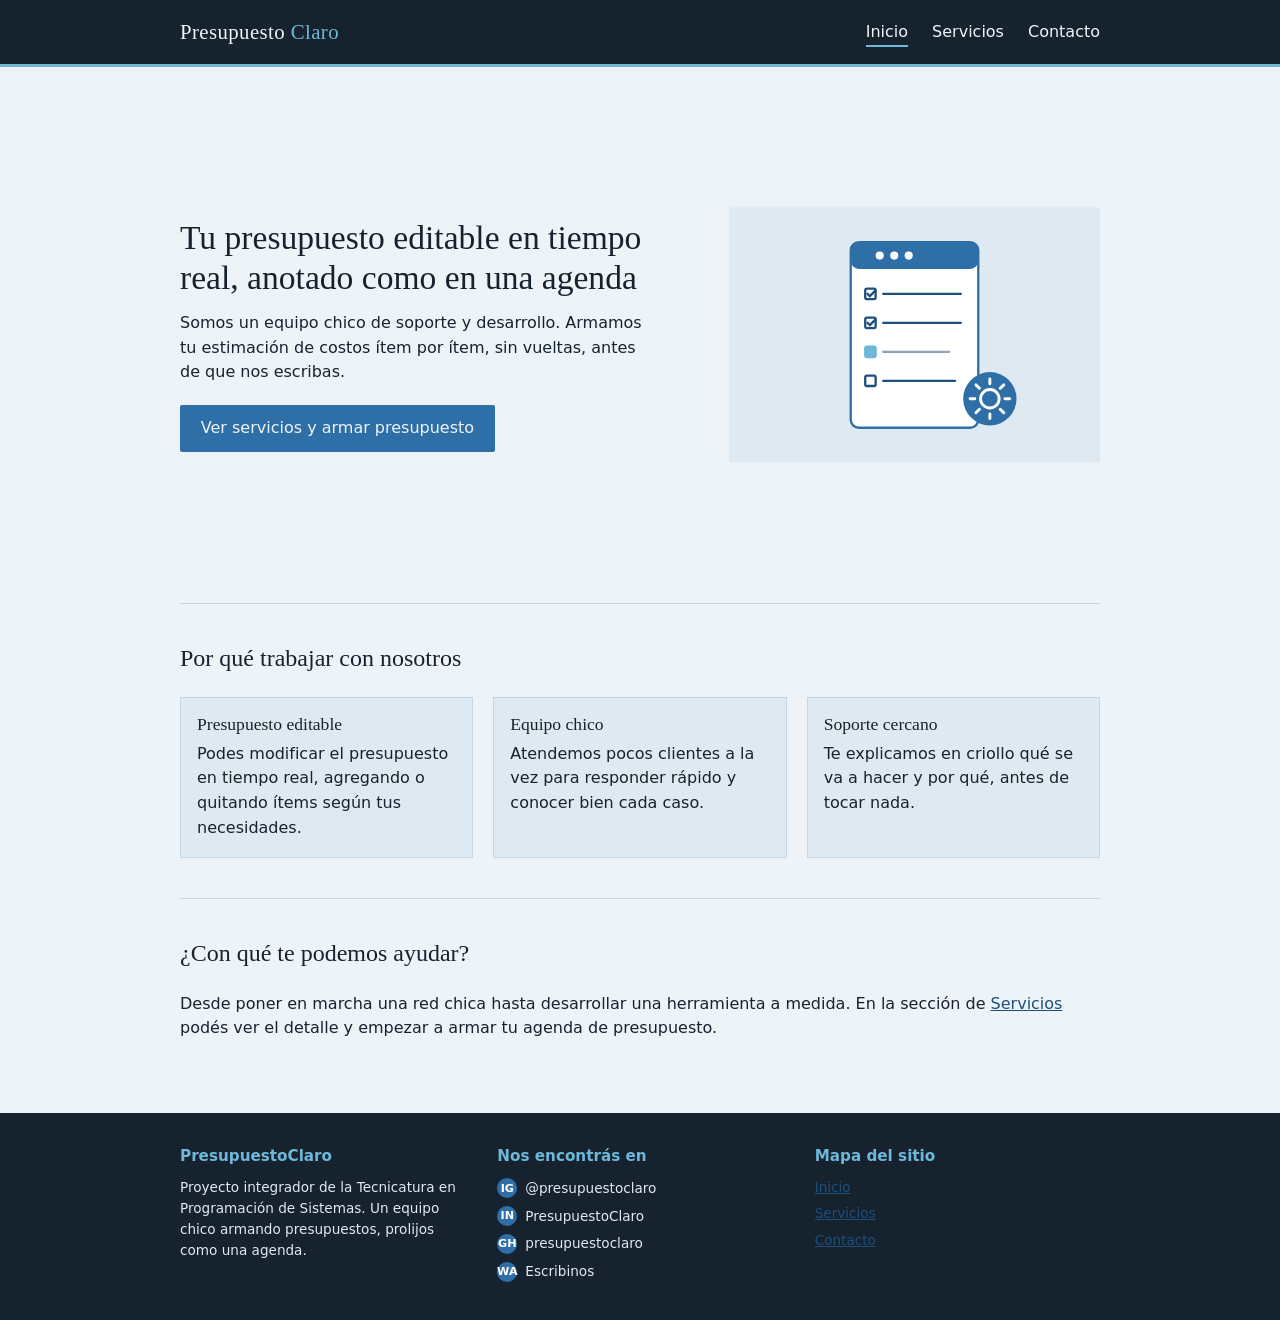
<file: index.html>
<!DOCTYPE html>
<html lang="es">
<head>
  <meta charset="UTF-8">
  <meta name="viewport" content="width=device-width, initial-scale=1.0">
  <title>PresupuestoClaro — Servicios de sistemas</title>
  <link rel="stylesheet" href="recursos/style.css">
</head>
<body>

  <header class="sitio-header">
    <nav class="barra-nav">
      <a href="index.html" class="logo">Presupuesto <span>Claro</span></a>
      <ul class="menu-nav">
        <li><a href="index.html" aria-current="page">Inicio</a></li>
        <li><a href="servicios.html">Servicios</a></li>
        <li><a href="contacto.html">Contacto</a></li>
      </ul>
    </nav>
  </header>

  <main class="contenedor">

    <section class="inicio" style="border-top: none;">
      <div class="texto-inicio">
        <h1>Tu presupuesto editable en tiempo real, anotado como en una agenda</h1>
        <p>Somos un equipo chico de soporte y desarrollo. Armamos tu estimación de costos ítem por ítem, sin vueltas, antes de que nos escribas.</p>
        <a href="servicios.html" class="boton">Ver servicios y armar presupuesto</a>
      </div>
      <div class="imagen-inicio">
        <img src="recursos/imagenes/inicio-agenda.svg" alt="Ilustración de una agenda con lista de tareas de IT" width="640" height="440">
      </div>
    </section>

    <section>
      <h2>Por qué trabajar con nosotros</h2>
      <div class="lista-servicios">
        <article class="tarjeta-servicio">
          <h3>Presupuesto editable</h3>
          <p>Podes modificar el presupuesto en tiempo real, agregando o quitando ítems según tus necesidades.</p>
        </article>
        <article class="tarjeta-servicio">
          <h3>Equipo chico</h3>
          <p>Atendemos pocos clientes a la vez para responder rápido y conocer bien cada caso.</p>
        </article>
        <article class="tarjeta-servicio">
          <h3>Soporte cercano</h3>
          <p>Te explicamos en criollo qué se va a hacer y por qué, antes de tocar nada.</p>
        </article>
      </div>
    </section>

    <section>
      <h2>¿Con qué te podemos ayudar?</h2>
      <p>Desde poner en marcha una red chica hasta desarrollar una herramienta a medida. En la sección de <a href="servicios.html">Servicios</a> podés ver el detalle y empezar a armar tu agenda de presupuesto.</p>
    </section>

  </main>

  <footer class="sitio-footer">
    <div class="footer-columnas">
      <div>
        <h4>PresupuestoClaro</h4>
        <p>Proyecto integrador de la Tecnicatura en Programación de Sistemas. Un equipo chico armando presupuestos, prolijos como una agenda.</p>
      </div>
      <div>
        <h4>Nos encontrás en</h4>
        <ul class="redes-lista">
          <li><a href="#"><span class="red-icono">IG</span> @presupuestoclaro</a></li>
          <li><a href="#"><span class="red-icono">IN</span> PresupuestoClaro</a></li>
          <li><a href="#"><span class="red-icono">GH</span> presupuestoclaro</a></li>
          <li><a href="#"><span class="red-icono">WA</span> Escribinos</a></li>
        </ul>
      </div>
      <div>
        <h4>Mapa del sitio</h4>
        <ul>
          <li><a href="index.html">Inicio</a></li>
          <li><a href="servicios.html">Servicios</a></li>
          <li><a href="contacto.html">Contacto</a></li>
        </ul>
      </div>
    </div>
  </footer>

  <script src="recursos/funciones.js"></script>
</body>
</html>
</file>
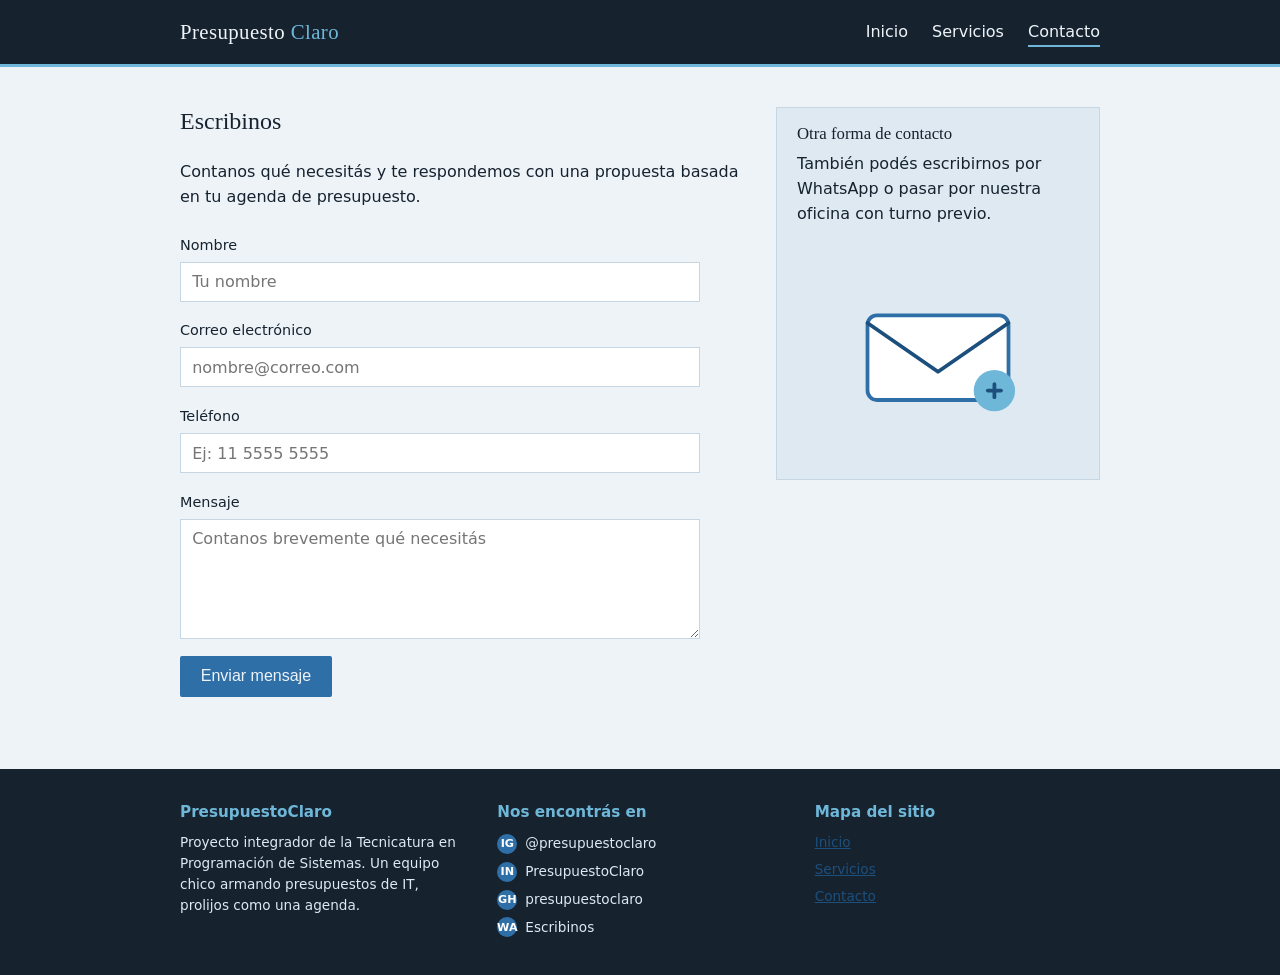
<file: contacto.html>
<!DOCTYPE html>
<html lang="es">
<head>
  <meta charset="UTF-8">
  <meta name="viewport" content="width=device-width, initial-scale=1.0">
  <title>Contacto — PresupuestoClaro</title>
  <link rel="stylesheet" href="recursos/style.css">
</head>
<body>

  <header class="sitio-header">
    <nav class="barra-nav">
      <a href="index.html" class="logo">Presupuesto <span>Claro</span></a>
      <ul class="menu-nav">
        <li><a href="index.html">Inicio</a></li>
        <li><a href="servicios.html">Servicios</a></li>
        <li><a href="contacto.html" aria-current="page">Contacto</a></li>
      </ul>
    </nav>
  </header>

  <main class="contenedor">

    <section class="columnas" style="border-top: none;">

      <div class="columna-principal">
        <h2>Escribinos</h2>
        <p style="margin-bottom: 1.5rem;">Contanos qué necesitás y te respondemos con una propuesta basada en tu agenda de presupuesto.</p>

        <form class="formulario" action="#" method="post">
          <div class="campo">
            <label for="nombre">Nombre</label>
            <input type="text" id="nombre" name="nombre" placeholder="Tu nombre" required>
          </div>

          <div class="campo">
            <label for="email">Correo electrónico</label>
            <input type="email" id="email" name="email" placeholder="nombre@correo.com" required>
          </div>

          <div class="campo">
            <label for="telefono">Teléfono</label>
            <input type="tel" id="telefono" name="telefono" placeholder="Ej: 11 5555 5555">
          </div>

          <div class="campo">
            <label for="mensaje">Mensaje</label>
            <textarea id="mensaje" name="mensaje" placeholder="Contanos brevemente qué necesitás" required></textarea>
          </div>

          <button type="submit" class="boton">Enviar mensaje</button>
        </form>
      </div>

      <aside class="columna-lateral">
        <h3>Otra forma de contacto</h3>
        <p>También podés escribirnos por WhatsApp o pasar por nuestra oficina con turno previo.</p>
        <img src="recursos/imagenes/contacto.svg" alt="Ilustración de un mensaje de contacto" width="300" height="220" style="margin-top: 1rem;">
      </aside>

    </section>

  </main>

  <footer class="sitio-footer">
    <div class="footer-columnas">
      <div>
        <h4>PresupuestoClaro</h4>
        <p>Proyecto integrador de la Tecnicatura en Programación de Sistemas. Un equipo chico armando presupuestos de IT, prolijos como una agenda.</p>
      </div>
      <div>
        <h4>Nos encontrás en</h4>
        <ul class="redes-lista">
          <li><a href="#"><span class="red-icono">IG</span> @presupuestoclaro</a></li>
          <li><a href="#"><span class="red-icono">IN</span> PresupuestoClaro</a></li>
          <li><a href="#"><span class="red-icono">GH</span> presupuestoclaro</a></li>
          <li><a href="#"><span class="red-icono">WA</span> Escribinos</a></li>
        </ul>
      </div>
      <div>
        <h4>Mapa del sitio</h4>
        <ul>
          <li><a href="index.html">Inicio</a></li>
          <li><a href="servicios.html">Servicios</a></li>
          <li><a href="contacto.html">Contacto</a></li>
        </ul>
      </div>
    </div>
  </footer>

  <script src="recursos/funciones.js"></script>
</body>
</html>
</file>
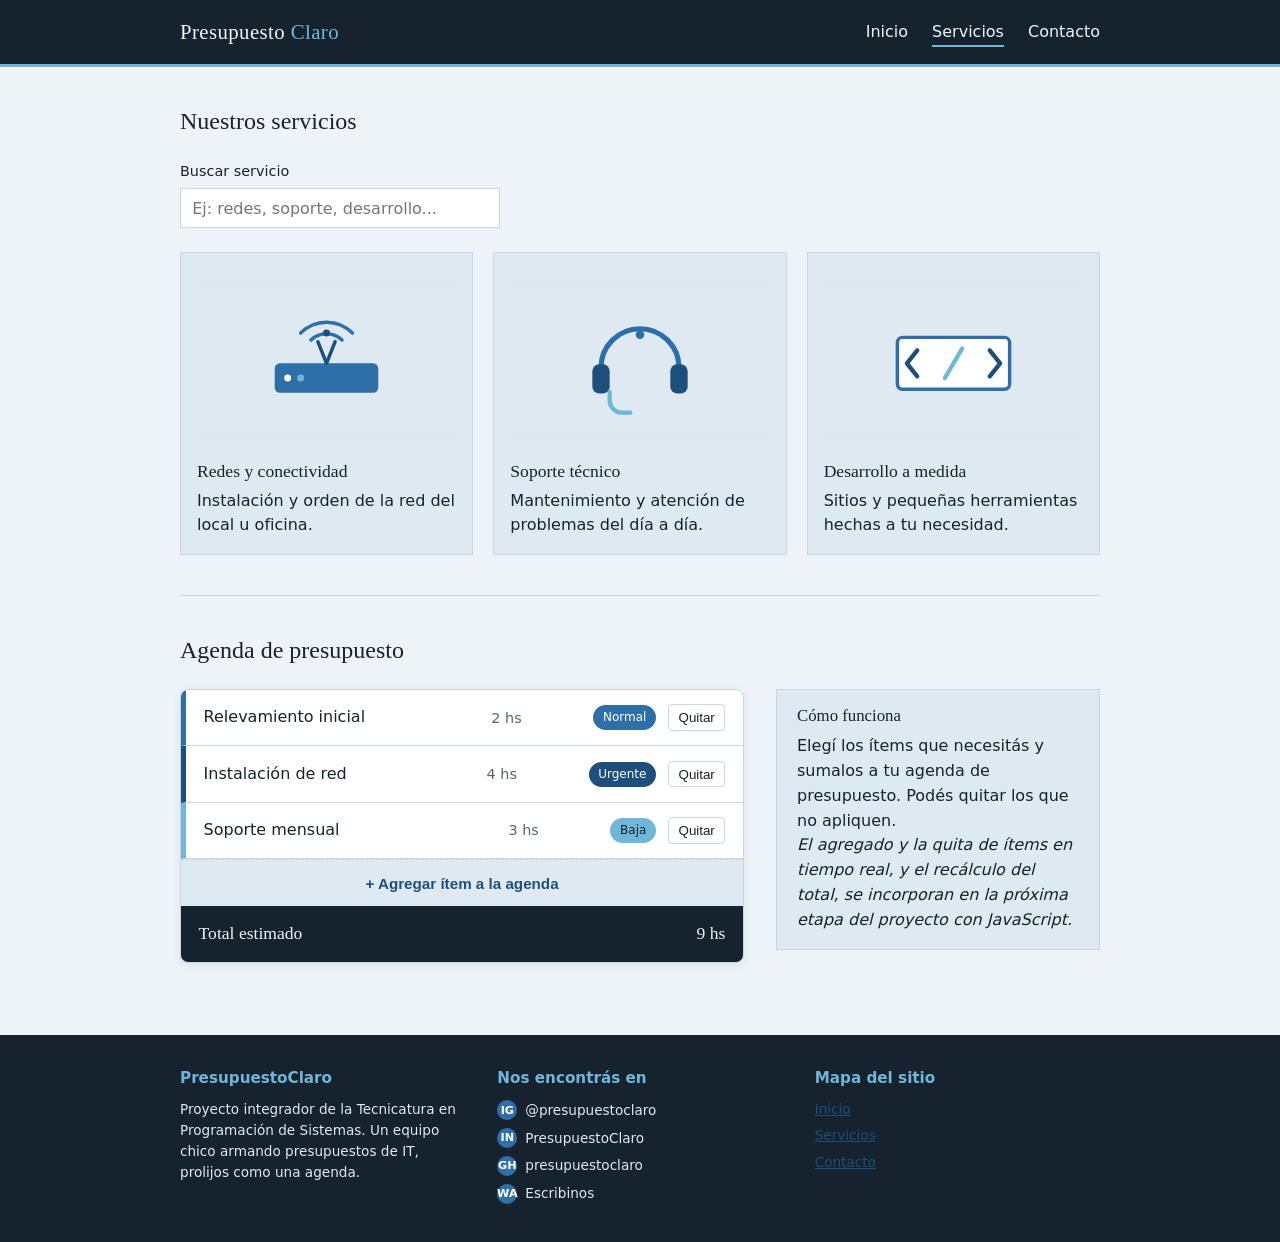
<file: servicios.html>
<!DOCTYPE html>
<html lang="es">
<head>
  <meta charset="UTF-8">
  <meta name="viewport" content="width=device-width, initial-scale=1.0">
  <title>Servicios y presupuesto — PresupuestoClaro</title>
  <link rel="stylesheet" href="recursos/style.css">
</head>
<body>

  <header class="sitio-header">
    <nav class="barra-nav">
      <a href="index.html" class="logo">Presupuesto <span>Claro</span></a>
      <ul class="menu-nav">
        <li><a href="index.html">Inicio</a></li>
        <li><a href="servicios.html" aria-current="page">Servicios</a></li>
        <li><a href="contacto.html">Contacto</a></li>
      </ul>
    </nav>
  </header>

  <main class="contenedor">

    <section style="border-top: none;">
      <h2>Nuestros servicios</h2>

      <div class="campo buscador-servicios">
        <label for="buscar-servicio">Buscar servicio</label>
        <input type="search" id="buscar-servicio" name="buscar-servicio" placeholder="Ej: redes, soporte, desarrollo...">
      </div>

      <div class="lista-servicios">
        <article class="tarjeta-servicio">
          <img src="recursos/imagenes/servicio-redes.svg" alt="Ilustración de un router de redes" width="300" height="180">
          <h3>Redes y conectividad</h3>
          <p>Instalación y orden de la red del local u oficina.</p>
        </article>
        <article class="tarjeta-servicio">
          <img src="recursos/imagenes/servicio-soporte.svg" alt="Ilustración de auriculares de soporte técnico" width="300" height="180">
          <h3>Soporte técnico</h3>
          <p>Mantenimiento y atención de problemas del día a día.</p>
        </article>
        <article class="tarjeta-servicio">
          <img src="recursos/imagenes/servicio-desarrollo.svg" alt="Ilustración de código de programación" width="300" height="180">
          <h3>Desarrollo a medida</h3>
          <p>Sitios y pequeñas herramientas hechas a tu necesidad.</p>
        </article>
      </div>
    </section>

    <section>
      <h2>Agenda de presupuesto</h2>
      <div class="columnas">

        <div class="columna-principal">
          <div class="agenda" id="lista-agenda">
            <div class="agenda-fila fila-normal">
              <span class="agenda-item">Relevamiento inicial</span>
              <span class="agenda-horas">2 hs</span>
              <span class="agenda-prioridad">Normal</span>
              <button type="button" class="agenda-quitar" id="quitar-1">Quitar</button>
            </div>
            <div class="agenda-fila fila-urgente">
              <span class="agenda-item">Instalación de red</span>
              <span class="agenda-horas">4 hs</span>
              <span class="agenda-prioridad">Urgente</span>
              <button type="button" class="agenda-quitar" id="quitar-2">Quitar</button>
            </div>
            <div class="agenda-fila fila-baja">
              <span class="agenda-item">Soporte mensual</span>
              <span class="agenda-horas">3 hs</span>
              <span class="agenda-prioridad">Baja</span>
              <button type="button" class="agenda-quitar" id="quitar-3">Quitar</button>
            </div>
            <button type="button" class="agenda-agregar" id="agregar-item">+ Agregar ítem a la agenda</button>
            <div class="agenda-total">
              <span>Total estimado</span>
              <span>9 hs</span>
            </div>
          </div>
        </div>

        <aside class="columna-lateral">
          <h3>Cómo funciona</h3>
          <p>Elegí los ítems que necesitás y sumalos a tu agenda de presupuesto. Podés quitar los que no apliquen.</p>
          <p><em>El agregado y la quita de ítems en tiempo real, y el recálculo del total, se incorporan en la próxima etapa del proyecto con JavaScript.</em></p>
        </aside>

      </div>
    </section>

  </main>

  <footer class="sitio-footer">
    <div class="footer-columnas">
      <div>
        <h4>PresupuestoClaro</h4>
        <p>Proyecto integrador de la Tecnicatura en Programación de Sistemas. Un equipo chico armando presupuestos de IT, prolijos como una agenda.</p>
      </div>
      <div>
        <h4>Nos encontrás en</h4>
        <ul class="redes-lista">
          <li><a href="#"><span class="red-icono">IG</span> @presupuestoclaro</a></li>
          <li><a href="#"><span class="red-icono">IN</span> PresupuestoClaro</a></li>
          <li><a href="#"><span class="red-icono">GH</span> presupuestoclaro</a></li>
          <li><a href="#"><span class="red-icono">WA</span> Escribinos</a></li>
        </ul>
      </div>
      <div>
        <h4>Mapa del sitio</h4>
        <ul>
          <li><a href="index.html">Inicio</a></li>
          <li><a href="servicios.html">Servicios</a></li>
          <li><a href="contacto.html">Contacto</a></li>
        </ul>
      </div>
    </div>
  </footer>

  <script src="recursos/funciones.js"></script>
</body>
</html>
</file>
<file: recursos/style.css>
/* Reset universal y modelo de caja */
* {
  margin: 0;
  padding: 0;
  box-sizing: border-box;
}

:root {
  --ink: #16232f;
  --paper: #eef3f8;
  --paper-alt: #dfe9f2;
  --accent: #2f6fa8;
  --accent-dark: #1d4f7c;
  --sky: #6fb7d9;
  --line: #c7d6e3;
}

html {
  scroll-behavior: smooth;
}

body {
  font-family: "Segoe UI", system-ui, -apple-system, sans-serif;
  color: var(--ink);
  background-color: var(--paper);
  line-height: 1.55;
}

h1,h2,h3 {
  font-family: Georgia, "Iowan Old Style", "Times New Roman", serif;
  font-weight: 400;
  line-height: 1.2;
}

a {
  color: var(--accent-dark);
}

img {
  max-width: 100%;
  display: block;
  border-radius: 2px;
}

/* Contenedor de contención legible */
.contenedor {
  width: 100%;
  max-width: 960px;
  margin: 0 auto;
  padding: 0 1.25rem;
}

/* Encabezado y navegación (Flexbox) */
.sitio-header {
  background-color: var(--ink);
  color: var(--paper);
  border-bottom: 3px solid var(--sky);
}

.barra-nav {
  display: flex;
  justify-content: space-between;
  align-items: center;
  padding: 1rem 1.25rem;
  max-width: 960px;
  margin: 0 auto;
}

.logo {
  font-family: Georgia, serif;
  font-size: 1.3rem;
  color: var(--paper);
  text-decoration: none;
  letter-spacing: 0.02em;
}

.logo span {
  color: var(--sky);
}

.menu-nav {
  display: flex;
  list-style: none;
  gap: 1.5rem;
}

.menu-nav a {
  color: var(--paper);
  text-decoration: none;
  padding: 0.25rem 0;
  border-bottom: 2px solid transparent;
}

.menu-nav a:hover,
.menu-nav a[aria-current="page"] {
  border-bottom-color: var(--sky);
}

/* Inicio */
.inicio {
  display: flex;
  align-items: center;
  gap: 2.5rem;
  padding: 3rem 0;
}

.texto-inicio {
  flex: 1 1 55%;
}

.imagen-inicio {
  flex: 1 1 40%;
}

.inicio h1 {
  font-size: 2.1rem;
  margin-bottom: 0.75rem;
}

.inicio p {
  margin-bottom: 1.25rem;
  max-width: 46ch;
}

.boton {
  display: inline-block;
  background-color: var(--accent);
  color: var(--paper);
  text-decoration: none;
  padding: 0.7rem 1.3rem;
  border-radius: 2px;
  border: none;
  font-size: 1rem;
  cursor: pointer;
}

.boton:hover {
  background-color: var(--accent-dark);
}

.boton-secundario {
  background-color: transparent;
  border: 1px solid var(--ink);
  color: var(--ink);
}

/* Secciones generales */
section {
  padding: 2.5rem 0;
  border-top: 1px solid var(--line);
}

section h2 {
  font-size: 1.5rem;
  margin-bottom: 1.5rem;
}

/* Tarjetas de servicios (Flexbox) */
.lista-servicios {
  display: flex;
  flex-wrap: wrap;
  gap: 1.25rem;
}

.tarjeta-servicio {
  flex: 1 1 260px;
  background-color: var(--paper-alt);
  border: 1px solid var(--line);
  padding: 1rem;
}

.tarjeta-servicio img {
  margin-bottom: 0.75rem;
}

.tarjeta-servicio h3 {
  font-size: 1.1rem;
  margin-bottom: 0.4rem;
}

/* Estructura multi-columna: contenido + aside (Flexbox) */
.columnas {
  display: flex;
  gap: 2rem;
  align-items: flex-start;
}

.columna-principal {
  flex: 2 1 0;
}

.columna-lateral {
  flex: 1 1 0;
  background-color: var(--paper-alt);
  border: 1px solid var(--line);
  padding: 1rem 1.25rem;
}

.columna-lateral h3 {
  font-size: 1.05rem;
  margin-bottom: 0.5rem;
}

/* Agenda de presupuesto */
.agenda {
  border: 1px solid var(--line);
  background-color: #fff;
  border-radius: 8px;
  overflow: hidden;
  box-shadow: 0 2px 10px rgba(22, 35, 47, 0.08);
}

.agenda-fila {
  display: flex;
  align-items: center;
  gap: 0.75rem;
  padding: 0.9rem 1.1rem;
  border-bottom: 1px solid var(--line);
  border-left: 5px solid var(--accent);
  transition: background-color 0.15s ease;
}

.agenda-fila:hover {
  background-color: var(--paper);
}

.agenda-fila:last-child {
  border-bottom: none;
}

.agenda-fila.fila-urgente {
  border-left-color: var(--accent-dark);
}

.agenda-fila.fila-baja {
  border-left-color: var(--sky);
}

.agenda-item {
  flex: 1 1 auto;
}

.agenda-horas {
  flex: 0 0 90px;
  color: #55636e;
  font-size: 0.9rem;
}

.agenda-prioridad {
  flex: 0 0 auto;
  font-size: 0.75rem;
  padding: 0.2rem 0.6rem;
  border-radius: 999px;
  background-color: var(--accent);
  color: #fff;
}

.fila-urgente .agenda-prioridad {
  background-color: var(--accent-dark);
}

.fila-baja .agenda-prioridad {
  background-color: var(--sky);
  color: var(--ink);
}

.agenda-quitar {
  flex: 0 0 auto;
  background: none;
  border: 1px solid var(--line);
  border-radius: 4px;
  padding: 0.3rem 0.6rem;
  cursor: pointer;
  color: var(--ink);
}

.agenda-quitar:hover {
  border-color: var(--accent-dark);
  color: var(--accent-dark);
}

.agenda-agregar {
  display: block;
  width: 100%;
  padding: 0.9rem;
  background-color: var(--paper-alt);
  border: none;
  border-top: 1px dashed var(--line);
  cursor: pointer;
  font-size: 0.95rem;
  color: var(--accent-dark);
  font-weight: 600;
}

.agenda-agregar:hover {
  background-color: var(--sky);
  color: var(--ink);
}

.agenda-total {
  display: flex;
  justify-content: space-between;
  padding: 0.9rem 1.1rem;
  font-family: Georgia, serif;
  font-size: 1.1rem;
  background-color: var(--ink);
  color: var(--paper);
}

/* Formulario de contacto */
.formulario {
  max-width: 520px;
}

.campo {
  margin-bottom: 1.1rem;
  display: flex;
  flex-direction: column;
  gap: 0.35rem;
}

.campo label {
  font-size: 0.9rem;
}

.campo input,
.campo textarea {
  padding: 0.6rem 0.7rem;
  border: 1px solid var(--line);
  background-color: #fff;
  font-family: inherit;
  font-size: 1rem;
}

.campo textarea {
  min-height: 120px;
  resize: vertical;
}

.buscador-servicios {
  max-width: 320px;
  margin-bottom: 1.5rem;
}

/* Pie de página (Flexbox en columnas) */
.sitio-footer {
  background-color: var(--ink);
  color: var(--paper-alt);
  margin-top: 2rem;
}

.footer-columnas {
  display: flex;
  gap: 2rem;
  padding: 2rem 1.25rem;
  max-width: 960px;
  margin: 0 auto;
}

.footer-columnas > div {
  flex: 1 1 0;
}

.footer-columnas h4 {
  color: var(--sky);
  font-size: 0.95rem;
  margin-bottom: 0.5rem;
}

.footer-columnas p,
.footer-columnas li {
  font-size: 0.85rem;
  color: var(--paper-alt);
  list-style: none;
}

.footer-columnas li {
  margin-bottom: 0.35rem;
}

.redes-lista a {
  color: var(--paper-alt);
  text-decoration: none;
  display: inline-flex;
  align-items: center;
  gap: 0.5rem;
}

.redes-lista a:hover {
  color: var(--sky);
}

.red-icono {
  display: inline-flex;
  align-items: center;
  justify-content: center;
  width: 20px;
  height: 20px;
  border-radius: 50%;
  background-color: var(--accent);
  color: #fff;
  font-size: 0.7rem;
  font-weight: 700;
  flex-shrink: 0;
}

/* Diseño adaptable — breakpoints */

/* Tablet: 720px o menos */
@media (max-width: 720px) {
  .inicio {
    flex-direction: column;
  }

  .columnas {
    flex-direction: column;
  }

  .columna-principal,
  .columna-lateral {
    width: 100%;
  }

  .footer-columnas {
    flex-wrap: wrap;
  }

  .footer-columnas > div {
    flex: 1 1 45%;
  }
}

/* Smartphone: 480px o menos */
@media (max-width: 480px) {
  .barra-nav {
    flex-direction: column;
    align-items: flex-start;
    gap: 0.75rem;
  }

  .menu-nav {
    flex-direction: column;
    align-items: stretch;
    gap: 0.5rem;
    width: 100%;
  }

  .inicio h1 {
    font-size: 1.6rem;
  }

  .agenda-fila {
    flex-wrap: wrap;
  }

  .footer-columnas {
    flex-direction: column;
  }
}
</file>
